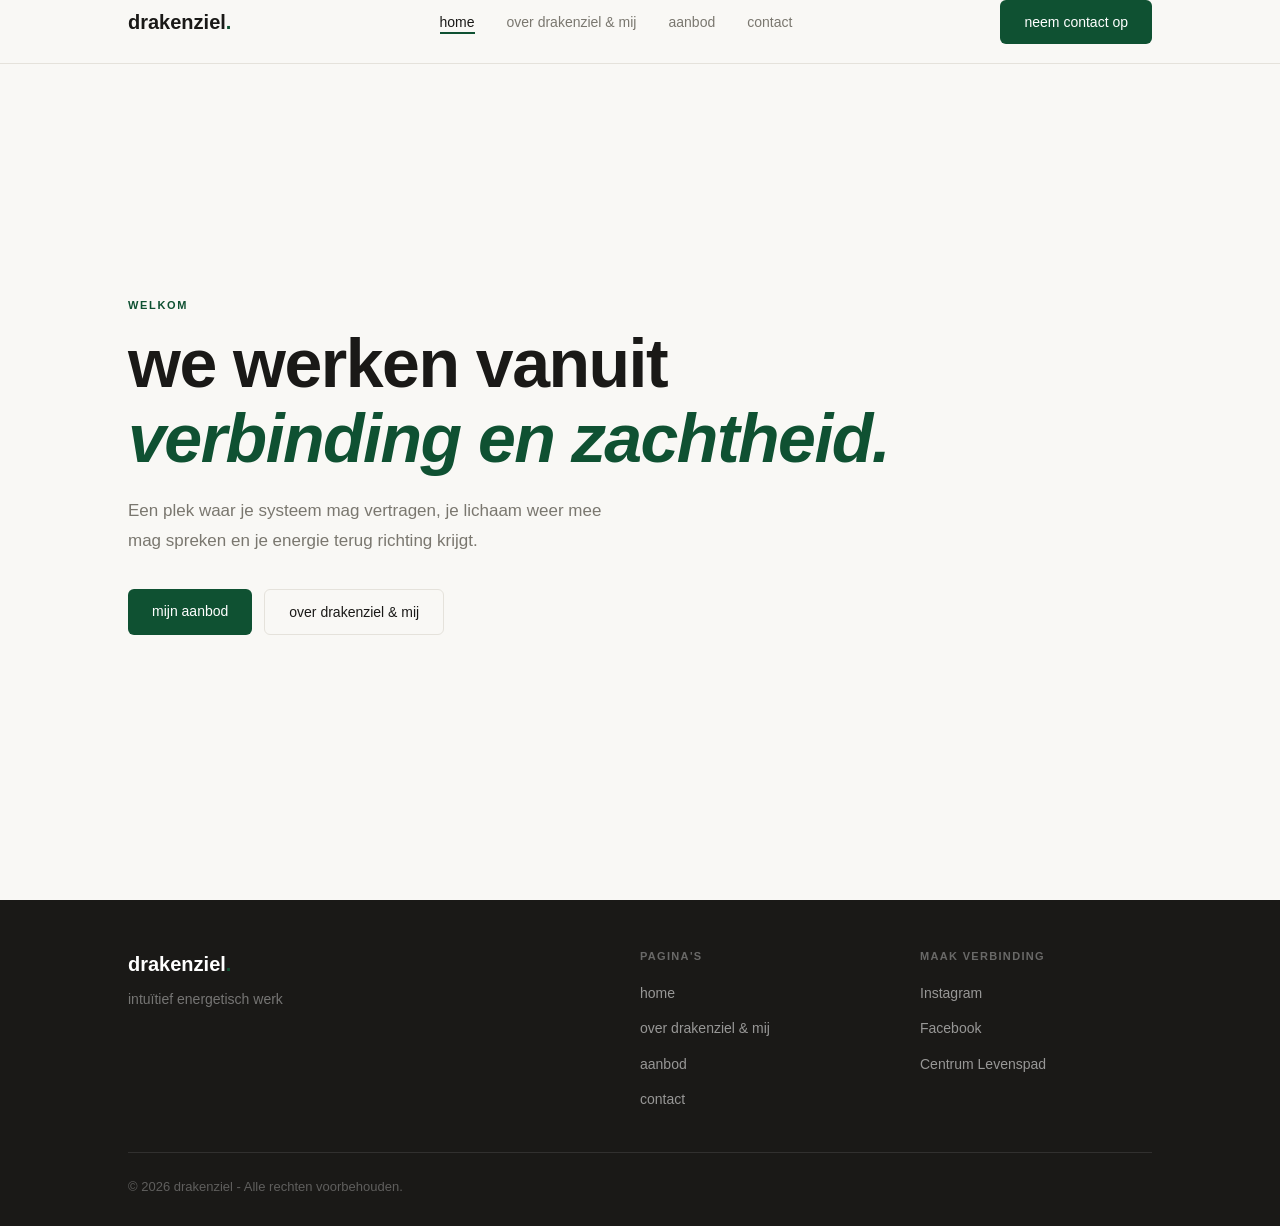
<file: index.html>
<!DOCTYPE html>
<html lang="nl-be">
<head>
  <meta charset="UTF-8" />
  <meta name="viewport" content="width=device-width, initial-scale=1.0" />
  <meta name="description" content="drakenziel is een intuïtieve energetische praktijk van Jolien Versin, met heling, klank en symboliek voor wie wil vertragen, verdiepen en thuiskomen in zichzelf.">
  <meta name="keywords" content="intuïtieve energetische praktijk, intuïtieve energie, energetische healing, symboliek, healing">
  <meta charset="utf-8">
  <link rel="stylesheet" href="shared.css" />
  <title>drakenziel - Jolien Versin</title>
  <style>
    /* Hero fills the full screen height */
    .section-hero {
      min-height:     100vh;
      display:        flex;
      align-items:    center;
      padding-top:    calc(var(--nav-height) + 48px);
      padding-bottom: 80px;
    }
    .hero__title {
      font-size:      clamp(40px, 6vw, 68px);
      font-weight:    800;
      line-height:    1.1;
      letter-spacing: -1.5px;
      margin-bottom:  20px;
    }
    .hero__title em { font-style: italic; color: var(--color-accent); }
    .hero__text {
      font-size:     17px;
      font-weight:   300;
      color:         var(--color-text-soft);
      max-width:     500px;
      line-height:   1.8;
      margin-bottom: 32px;
    }
  </style>
</head>
<body>
  <nav class="navbar" id="navbar">
    <div class="container">
      <div class="navbar__inner">
        <a href="index.html" class="navbar__logo">drakenziel<span>.</span></a>
        <ul class="navbar__links">
          <li><a href="index.html">home</a></li>
          <li><a href="about.html">over drakenziel & mij</a></li>
          <li><a href="services.html">aanbod</a></li>
          <li><a href="contact.html">contact</a></li>
        </ul>
        <a href="contact.html" class="btn btn-primary navbar__cta">neem contact op</a>
        <button class="hamburger" id="hamburger" aria-label="Toggle menu" aria-expanded="false" aria-controls="mobile-menu">
          <span></span><span></span><span></span>
        </button>
      </div>
    </div>
  </nav>
  <div class="mobile-menu" id="mobile-menu" hidden>
    <a href="index.html">home</a>
    <a href="about.html">over drakenziel & mij</a>
    <a href="services.html">aanbod</a>
    <a href="contact.html">contact</a>
    <a href="contact.html" class="btn btn-primary">neem contact op</a>
  </div>
  <main>
    <section class="section-hero">
      <div class="container">
        <span class="eyebrow">welkom</span>
        <h1 class="hero__title">we werken vanuit<br /><em>verbinding en zachtheid.</em></h1>
        <p class="hero__text">
          Een plek waar je systeem mag vertragen, je lichaam weer mee mag spreken en je energie terug richting krijgt.
        </p>
        <div class="btn-group">
          <a href="services.html" class="btn btn-primary">mijn aanbod</a>
          <a href="about.html"    class="btn btn-outline">over drakenziel & mij</a>
        </div>
      </div>
    </section>
  </main>
  <footer class="footer">
    <div class="container">
      <div class="footer__top">
        <div>
          <p class="footer__logo">drakenziel<span>.</span></p>
          <p class="footer__tagline">intuïtief energetisch werk</p>
        </div>
        <div>
          <p class="footer__col-title">Pagina's</p>
          <ul class="footer__links">
            <li><a href="index.html">home</a></li>
            <li><a href="about.html">over drakenziel & mij</a></li>
            <li><a href="services.html">aanbod</a></li>
            <li><a href="contact.html">contact</a></li>
          </ul>
        </div>
        <div>
          <p class="footer__col-title">Maak verbinding</p>
          <ul class="footer__links">
            <li><a href="#">Instagram</a></li>
            <li><a href="#">Facebook</a></li>
            <li><a href="#">Centrum Levenspad</a></li>
          </ul>
        </div>
      </div>
      <div class="footer__bottom">
        <p class="footer__copyright">&copy; 2026 drakenziel - Alle rechten voorbehouden.</p>
      </div>
    </div>
  </footer>
  <script src="shared.js"></script>
</body>
</html>
</file>
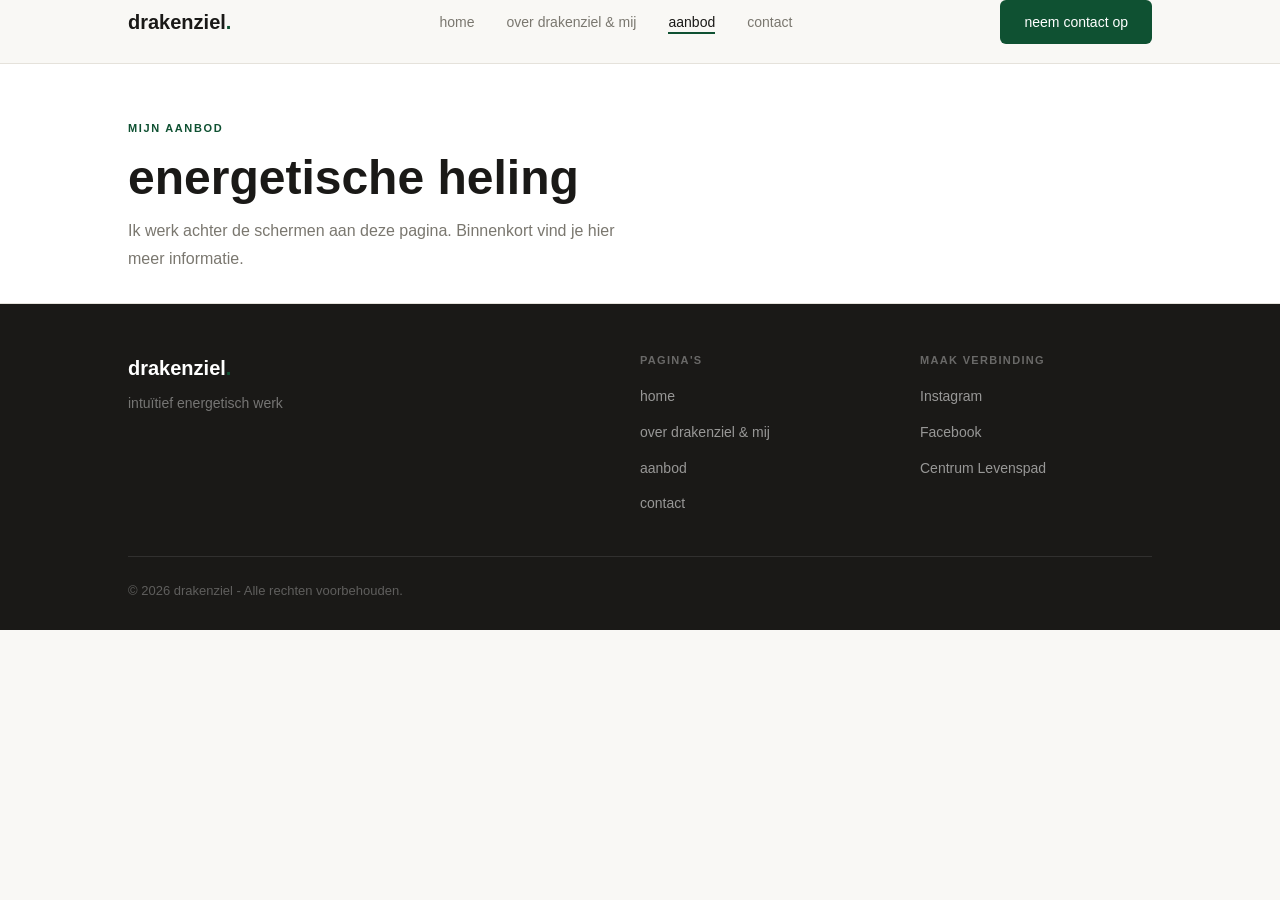
<file: aanbod.html>
<!DOCTYPE html>
<html lang="nl-be">
<head>
  <meta charset="UTF-8" />
  <meta name="viewport" content="width=device-width, initial-scale=1.0" />
  <meta name="description" content="drakenziel is een intuïtieve energetische praktijk van Jolien Versin, met heling, klank en symboliek voor wie wil vertragen, verdiepen en thuiskomen in zichzelf.">
  <meta name="keywords" content="intuïtieve energetische praktijk, intuïtieve energie, energetische healing, symboliek, healing">
  <meta charset="utf-8">
  <link rel="stylesheet" href="shared.css" />
  <title>drakenziel - Jolien Versin</title>
</head>
<body>
  <nav class="navbar" id="navbar">
    <div class="container">
      <div class="navbar__inner">
        <a href="index.html" class="navbar__logo">drakenziel<span>.</span></a>
        <ul class="navbar__links">
          <li><a href="index.html">home</a></li>
          <li><a href="overmij.html">over drakenziel & mij</a></li>
          <li><a href="aanbod.html">aanbod</a></li>
          <li><a href="contact.html">contact</a></li>
        </ul>
        <a href="contact.html" class="btn btn-primary navbar__cta">neem contact op</a>
        <button class="hamburger" id="hamburger" aria-label="Toggle menu" aria-expanded="false" aria-controls="mobile-menu">
          <span></span><span></span><span></span>
        </button>
      </div>
    </div>
  </nav>
  <div class="mobile-menu" id="mobile-menu" hidden>
    <a href="index.html">home</a>
    <a href="overmij.html">over drakenziel & mij</a>
    <a href="aanbod.html">aanbod</a>
    <a href="contact.html">contact</a>
    <a href="contact.html" class="btn btn-primary">neem contact op</a>
  </div>
  <main>
    <div class="page-header">
      <div class="container">
        <span class="eyebrow">mijn aanbod</span>
        <h1>energetische heling</h1>
        <p>Ik werk achter de schermen aan deze pagina. Binnenkort vind je hier meer informatie.</p>
      </div>
    </div>
	<!-- /* blokjes voor verschil in aanbod worden later de reviews*/ -->
    <section class="page-section aanbod">
      <div class="container">
        <div class="card-grid">
          <div class="card">
            <h3>Service One</h3>
            <p>Describe this service here. Who is it for and what problem does it solve?</p>
            <div class="btn-group"><a href="contact.html" class="btn btn-outline">Get started</a></div>
          </div>
          <div class="card">
            <h3>Service Two</h3>
            <p>Describe this service here. Who is it for and what problem does it solve?</p>
            <div class="btn-group"><a href="contact.html" class="btn btn-outline">Get started</a></div>
          </div>
          <div class="card">
            <h3>Service Three</h3>
            <p>Describe this service here. Who is it for and what problem does it solve?</p>
            <div class="btn-group"><a href="contact.html" class="btn btn-outline">Get started</a></div>
          </div>
        </div>
      </div>
    </section>
  </main>
  <footer class="footer">
    <div class="container">
      <div class="footer__top">
        <div>
          <p class="footer__logo">drakenziel<span>.</span></p>
          <p class="footer__tagline">intuïtief energetisch werk</p>
        </div>
        <div>
          <p class="footer__col-title">Pagina's</p>
          <ul class="footer__links">
            <li><a href="index.html">home</a></li>
            <li><a href="overmij.html">over drakenziel & mij</a></li>
            <li><a href="aanbod.html">aanbod</a></li>
            <li><a href="contact.html">contact</a></li>
          </ul>
        </div>
        <div>
          <p class="footer__col-title">Maak verbinding</p>
          <ul class="footer__links">
            <li><a href="https://www.instagram.com/drakenziel/">Instagram</a></li>
            <li><a href="#">Facebook</a></li>
            <li><a href="#">Centrum Levenspad</a></li>
          </ul>
        </div>
      </div>
      <div class="footer__bottom">
        <p class="footer__copyright">&copy; 2026 drakenziel - Alle rechten voorbehouden.</p>
      </div>
    </div>
  </footer>
  <script src="shared.js"></script>
</body>
</html>
</file>
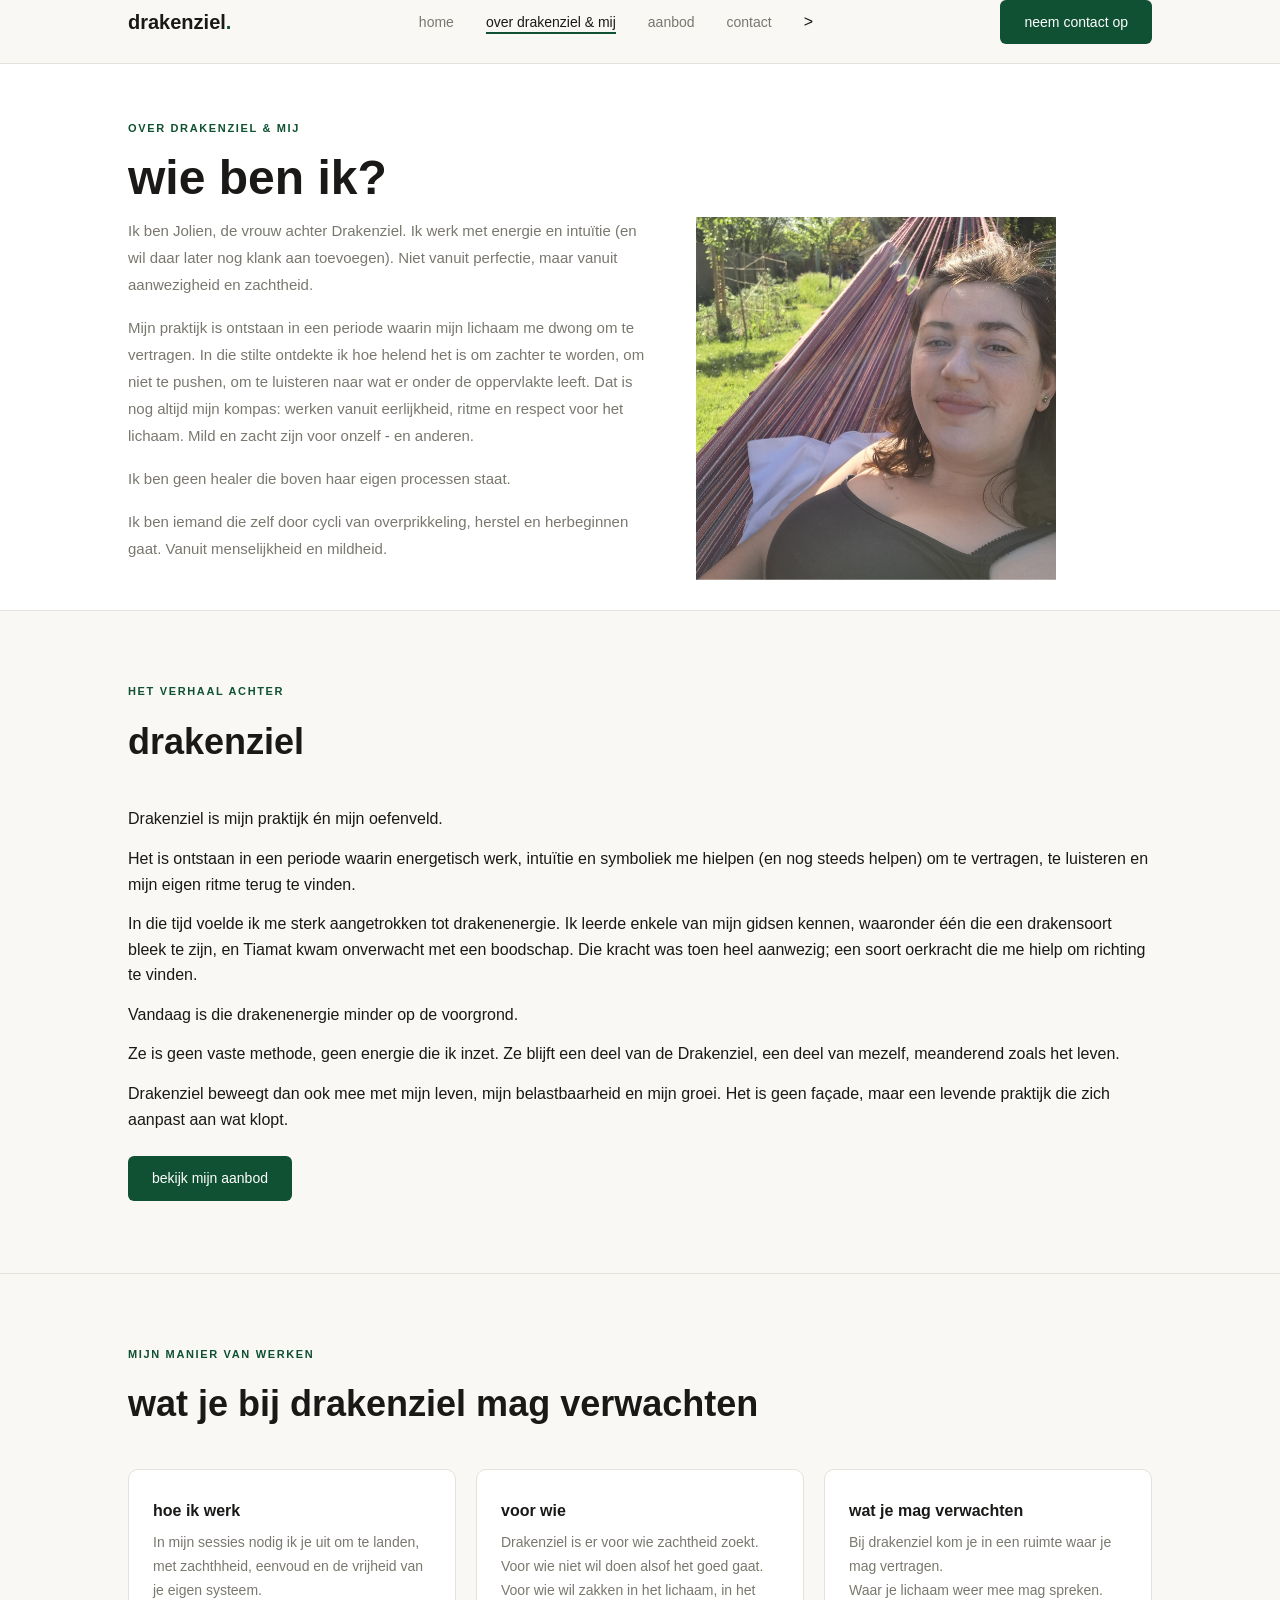
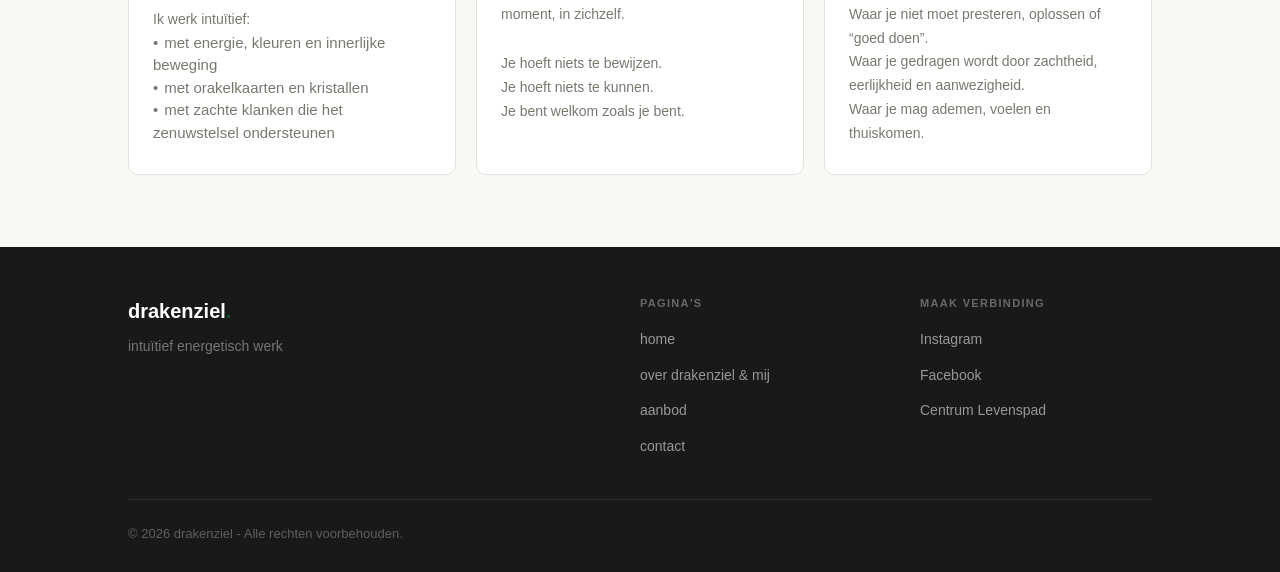
<file: about.html>
<!DOCTYPE html>
<html lang="nl-be">
<head>
 <meta charset="UTF-8" />
  <meta name="viewport" content="width=device-width, initial-scale=1.0" />
  <meta name="description" content="drakenziel is een intuïtieve energetische praktijk van Jolien Versin, met heling, klank en symboliek voor wie wil vertragen, verdiepen en thuiskomen in zichzelf.">
  <meta name="keywords" content="intuïtieve energetische praktijk, intuïtieve energie, energetische healing, symboliek, healing">
  <meta charset="utf-8">
  <link rel="stylesheet" href="shared.css" />
  <title>drakenziel - Jolien Versin</title>
</head>
<body>
  <nav class="navbar" id="navbar">
    <div class="container">
      <div class="navbar__inner">
        <a href="index.html" class="navbar__logo">drakenziel<span>.</span></a>
        <ul class="navbar__links">
         <li><a href="index.html">home</a></li>
          <li><a href="about.html">over drakenziel & mij</a></li>
          <li><a href="services.html">aanbod</a></li>
          <li><a href="contact.html">contact</a></li>>
        </ul>
        <a href="contact.html" class="btn btn-primary navbar__cta">neem contact op</a>
        <button class="hamburger" id="hamburger" aria-label="Toggle menu" aria-expanded="false" aria-controls="mobile-menu">
          <span></span><span></span><span></span>
        </button>
      </div>
    </div>
  </nav>
  <div class="mobile-menu" id="mobile-menu" hidden>
    <a href="index.html">home</a>
    <a href="about.html">over drakenziel & mij</a>
    <a href="services.html">aanbod</a>
    <a href="contact.html">contact</a>
    <a href="contact.html" class="btn btn-primary">neem contact op</a>
  </div>
  <main>
    <div class="page-header">
      <div class="container">
		<div>
			<span class="eyebrow">over drakenziel & mij</span>
			<h1 class="section-heading">wie ben ik?</h1>
			<div class="two-col">
				<div>
					<p>Ik ben Jolien, de vrouw achter Drakenziel. Ik werk met energie en intuïtie (en wil daar later nog klank aan toevoegen). Niet vanuit perfectie, maar vanuit aanwezigheid en zachtheid.<p>
					<p>Mijn praktijk is ontstaan in een periode waarin mijn lichaam me dwong om te vertragen. In die stilte ontdekte ik hoe helend het is om zachter te worden, om niet te pushen, om te luisteren naar wat er onder de oppervlakte leeft. Dat is nog altijd mijn kompas: werken vanuit eerlijkheid, ritme en respect voor het lichaam. Mild en zacht zijn voor onzelf - en anderen.</p>
					<p> Ik ben geen healer die boven haar eigen processen staat.</p>
					<p>Ik ben iemand die zelf door cycli van overprikkeling, herstel en herbeginnen gaat. Vanuit menselijkheid en mildheid.</p>
				</div>
				<img src="images/Jolien1.jpg" class="rechts"/>
			</div>	
		</div>	
	  </div>
    </div>

    <section class="page-section">
      <div class="container">
        
          <div>
            <span class="eyebrow">het verhaal achter</span>
            <h2 class="section-heading">drakenziel</h2>
            <p>Drakenziel is mijn praktijk én mijn oefenveld.</p>
			<p>Het is ontstaan in een periode waarin energetisch werk, intuïtie en symboliek me hielpen (en nog steeds helpen) om te vertragen, te luisteren en mijn eigen ritme terug te vinden.</p>
			<p>In die tijd voelde ik me sterk aangetrokken tot drakenenergie. Ik leerde enkele van mijn gidsen kennen, waaronder één die een drakensoort bleek te zijn, en Tiamat kwam onverwacht met een boodschap. Die kracht was toen heel aanwezig; een soort oerkracht die me hielp om richting te vinden.</p>
			<p>Vandaag is die drakenenergie minder op de voorgrond.
			<p>Ze is geen vaste methode, geen energie die ik inzet. Ze blijft een deel van de Drakenziel, een deel van mezelf, meanderend zoals het leven. </p>
			<p>Drakenziel beweegt dan ook mee met mijn leven, mijn belastbaarheid en mijn groei. Het is geen façade, maar een levende praktijk die zich aanpast aan wat klopt.</p>
            <div class="btn-group">
              <a href="services.html" class="btn btn-primary">bekijk mijn aanbod</a>
            </div>
          </div>
        
      </div>
    </section>

    <section class="page-section">
      <div class="container">
        <span class="eyebrow">mijn manier van werken</span>
        <h2 class="section-heading">wat je bij drakenziel mag verwachten</h2>
        <div class="card-grid">
          <div class="card">
            <h3>hoe ik werk</h3>
            <p>In mijn sessies nodig ik je uit om te landen, met zachthheid, eenvoud en de vrijheid van je eigen systeem.</p>
			<p class="thight">Ik werk intuïtief:<p>
			<ul class="compact-list">
				<li>met energie, kleuren en innerlijke beweging</li>
				<li>met orakelkaarten en kristallen</li>
				<li>met zachte klanken die het zenuwstelsel ondersteunen</li>
			</ul>	
          </div>
          <div class="card">
            <h3>voor wie</h3>
            <p class="compact">Drakenziel is er voor wie zachtheid zoekt.</p>
			<p class="compact">Voor wie niet wil doen alsof het goed gaat.</p>
			<p class="compact">Voor wie wil zakken in het lichaam, in het moment, in zichzelf.</p>
			<br>
			<p class="compact" >Je hoeft niets te bewijzen.</p>
			<p class="compact">Je hoeft niets te kunnen.</p>
			<p class="compact">Je bent welkom zoals je bent.</p>
          </div>
          <div class="card">
            <h3>wat je mag verwachten</h3>
            <p class="compact">Bij drakenziel kom je in een ruimte waar je mag vertragen.</p>
			<p class="compact">Waar je lichaam weer mee mag spreken.</p>
			<p class="compact">Waar je niet moet presteren, oplossen of “goed doen”.</p>
			<p class="compact">Waar je gedragen wordt door zachtheid, eerlijkheid en aanwezigheid.</p>
			<p class="compact">Waar je mag ademen, voelen en thuiskomen.</p>
          </div>
        </div>
      </div>
    </section>
  </main>
  <footer class="footer">
    <div class="container">
      <div class="footer__top">
        <div>
          <p class="footer__logo">drakenziel<span>.</span></p>
          <p class="footer__tagline">intuïtief energetisch werk</p>
        </div>
        <div>
          <p class="footer__col-title">Pagina's</p>
          <ul class="footer__links">
            <li><a href="index.html">home</a></li>
            <li><a href="about.html">over drakenziel & mij</a></li>
            <li><a href="services.html">aanbod</a></li>
            <li><a href="contact.html">contact</a></li>
          </ul>
        </div>
        <div>
          <p class="footer__col-title">Maak verbinding</p>
          <ul class="footer__links">
            <li><a href="#">Instagram</a></li>
            <li><a href="#">Facebook</a></li>
            <li><a href="#">Centrum Levenspad</a></li>
          </ul>
        </div>
      </div>
      <div class="footer__bottom">
        <p class="footer__copyright">&copy; 2026 drakenziel - Alle rechten voorbehouden.</p>
      </div>
    </div>
  </footer>
  <script src="shared.js"></script>
</body>
</html>
</file>
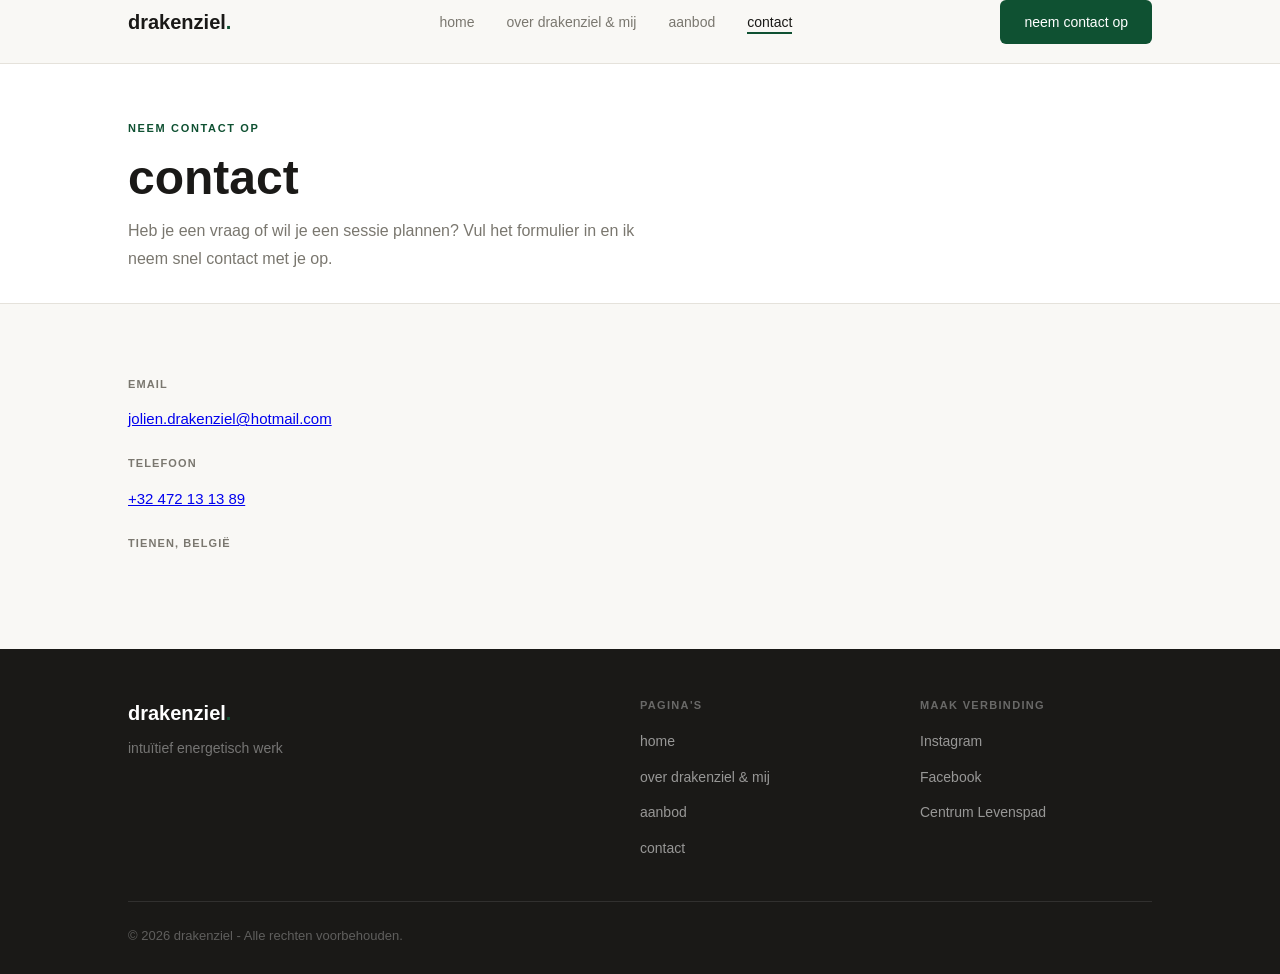
<file: contact.html>
<!DOCTYPE html>
<html lang="en">
<head>
  <meta charset="UTF-8" />
  <meta name="viewport" content="width=device-width, initial-scale=1.0" />
  <meta name="description" content="drakenziel is een intuïtieve energetische praktijk van Jolien Versin, met heling, klank en symboliek voor wie wil vertragen, verdiepen en thuiskomen in zichzelf.">
  <meta name="keywords" content="intuïtieve energetische praktijk, intuïtieve energie, energetische healing, symboliek, healing">
  <meta charset="utf-8">
  <link rel="stylesheet" href="shared.css" />
  <title>drakenziel - Jolien Versin</title>
  <style>
    /* Two columns: contact info left, form right */
    .contact-grid {
      display:               grid;
      grid-template-columns: 1fr 1.3fr;
      gap:                   64px;
      align-items:           start;
    }

    /* Each contact detail row */
    .contact-item { margin-bottom: 24px; }
    .contact-item__label {
      font-size:      11px;
      font-weight:    600;
      letter-spacing: 0.1em;
      text-transform: uppercase;
      color:          var(--color-text-soft);
      margin-bottom:  3px;
    }
    .contact-item__value { font-size: 15px; }

    /* Form fields */
    .form-group  { margin-bottom: 16px; }
    .form-label  { display: block; font-size: 13px; font-weight: 500; margin-bottom: 6px; }
    .form-input,
    .form-select,
    .form-textarea {
      width:         100%;
      padding:       10px 13px;
      font-family:   var(--font);
      font-size:     14px;
      color:         var(--color-text);
      background:    var(--color-bg);
      border:        1.5px solid var(--color-border);
      border-radius: 6px;
      outline:       none;
      transition:    border-color 0.18s, box-shadow 0.18s;
    }
    .form-input:focus,
    .form-select:focus,
    .form-textarea:focus {
      border-color: var(--color-accent);
      box-shadow:   0 0 0 3px rgba(15, 81, 50, 0.1);
    }
    .form-input.has-error,
    .form-textarea.has-error { border-color: #be123c; }
    .form-textarea { resize: vertical; min-height: 120px; }

    /* Inline error message */
    .form-error { display: none; margin-top: 5px; font-size: 12px; color: #be123c; font-weight: 500; }
    .form-error.is-visible { display: block; }

    /* Success banner */
    .form-success {
      display:       none;
      background:    #f0fdf4;
      border:        1px solid #86efac;
      border-radius: 6px;
      padding:       12px 16px;
      color:         #15803d;
      font-size:     14px;
      font-weight:   500;
      margin-bottom: 18px;
    }
    .form-success.is-visible { display: block; }

    @media (max-width: 768px) {
      .contact-grid { grid-template-columns: 1fr; gap: 40px; }
    }
  </style>
</head>
<body>
  <nav class="navbar" id="navbar">
    <div class="container">
      <div class="navbar__inner">
        <a href="index.html" class="navbar__logo">drakenziel<span>.</span></a>
        <ul class="navbar__links">
          <li><a href="index.html">home</a></li>
          <li><a href="overmij.html">over drakenziel & mij</a></li>
          <li><a href="aanbod.html">aanbod</a></li>
          <li><a href="contact.html">contact</a></li>
        </ul>
        <a href="contact.html" class="btn btn-primary navbar__cta">neem contact op</a>
        <button class="hamburger" id="hamburger" aria-label="Toggle menu" aria-expanded="false" aria-controls="mobile-menu">
          <span></span><span></span><span></span>
        </button>
      </div>
    </div>
  </nav>
  <div class="mobile-menu" id="mobile-menu" hidden>
    <a href="index.html">home</a>
    <a href="overmij.html">over drakenziel & mij</a>
    <a href="aanbod.html">aanbod</a>
    <a href="contact.html">contact</a>
    <a href="contact.html" class="btn btn-primary">neem contact op</a>
  </div>
  <main>
    <div class="page-header">
      <div class="container">
        <span class="eyebrow">neem contact op</span>
        <h1>contact</h1>
        <p>Heb je een vraag of wil je een sessie plannen? Vul het formulier in en ik neem snel contact met je op.</p>
      </div>
    </div>

    <section class="page-section">
      <div class="container">
        <div class="contact-grid">

          <!-- Contact details -->
          <div>
            <div class="contact-item">
              <p class="contact-item__label">Email</p>
              <p class="contact-item__value"><a href="mailto:jolien.drakenziel@hotmail.com">jolien.drakenziel@hotmail.com</a>
            </div>
            <div class="contact-item">
              <p class="contact-item__label">Telefoon</p>
              <p class="contact-item__value"><a href="tel:+32472131389">+32 472 13 13 89</a>
            </div>
            <div class="contact-item">
              <p class="contact-item__label">Tienen, België</p>
            </div>
          </div>

          <!-- Contact form -->
          <div>
            <div class="form-success" id="form-success">
             <p> Hier wordt nog aan een contactformulier gewerkt. Je kan me steeds bereiken via het e-mailadres of telefoonnummer hiernaast.</p>
            </div>
          </div>

        </div>
      </div>
    </section>
  </main>
  <footer class="footer">
    <div class="container">
      <div class="footer__top">
        <div>
          <p class="footer__logo">drakenziel<span>.</span></p>
          <p class="footer__tagline">intuïtief energetisch werk</p>
        </div>
        <div>
          <p class="footer__col-title">Pagina's</p>
          <ul class="footer__links">
            <li><a href="index.html">home</a></li>
            <li><a href="overmij.html">over drakenziel & mij</a></li>
            <li><a href="aanbod.html">aanbod</a></li>
            <li><a href="contact.html">contact</a></li>
          </ul>
        </div>
        <div>
          <p class="footer__col-title">Maak verbinding</p>
          <ul class="footer__links">
            <li><a href="https://www.instagram.com/drakenziel/">Instagram</a></li>
            <li><a href="#">Facebook</a></li>
            <li><a href="#">Centrum Levenspad</a></li>
          </ul>
        </div>
      </div>
      <div class="footer__bottom">
        <p class="footer__copyright">&copy; 2026 drakenziel - Alle rechten voorbehouden.</p>
      </div>
    </div>
  </footer>
  <script src="shared.js"></script>
  <script>
    /* Simple form validation */
    const form = document.getElementById("contact-form");

    /* List of fields to validate */
    const fields = [
      { id: "name",    errorId: "name-error",    check: function(v) { return v.trim().length > 0; } },
      { id: "email",   errorId: "email-error",   check: function(v) { return /^[^\s@]+@[^\s@]+\.[^\s@]+$/.test(v); } },
      { id: "subject", errorId: "subject-error", check: function(v) { return v !== ""; } },
      { id: "message", errorId: "message-error", check: function(v) { return v.trim().length > 0; } },
    ];

    form.addEventListener("submit", function (e) {
      e.preventDefault();
      var allValid = true;

      fields.forEach(function (field) {
        var input   = document.getElementById(field.id);
        var errorEl = document.getElementById(field.errorId);
        var isValid = field.check(input.value);

        input.classList.toggle("has-error", !isValid);
        errorEl.classList.toggle("is-visible", !isValid);

        if (!isValid) allValid = false;
      });

      if (allValid) {
        document.getElementById("form-success").classList.add("is-visible");
        form.reset();
      }
    });

    /* Remove error styling as the user types */
    form.querySelectorAll("input, select, textarea").forEach(function (el) {
      el.addEventListener("input", function () {
        el.classList.remove("has-error");
        var errorEl = document.getElementById(el.id + "-error");
        if (errorEl) errorEl.classList.remove("is-visible");
      });
    });
  </script>
</body>
</html>
</file>
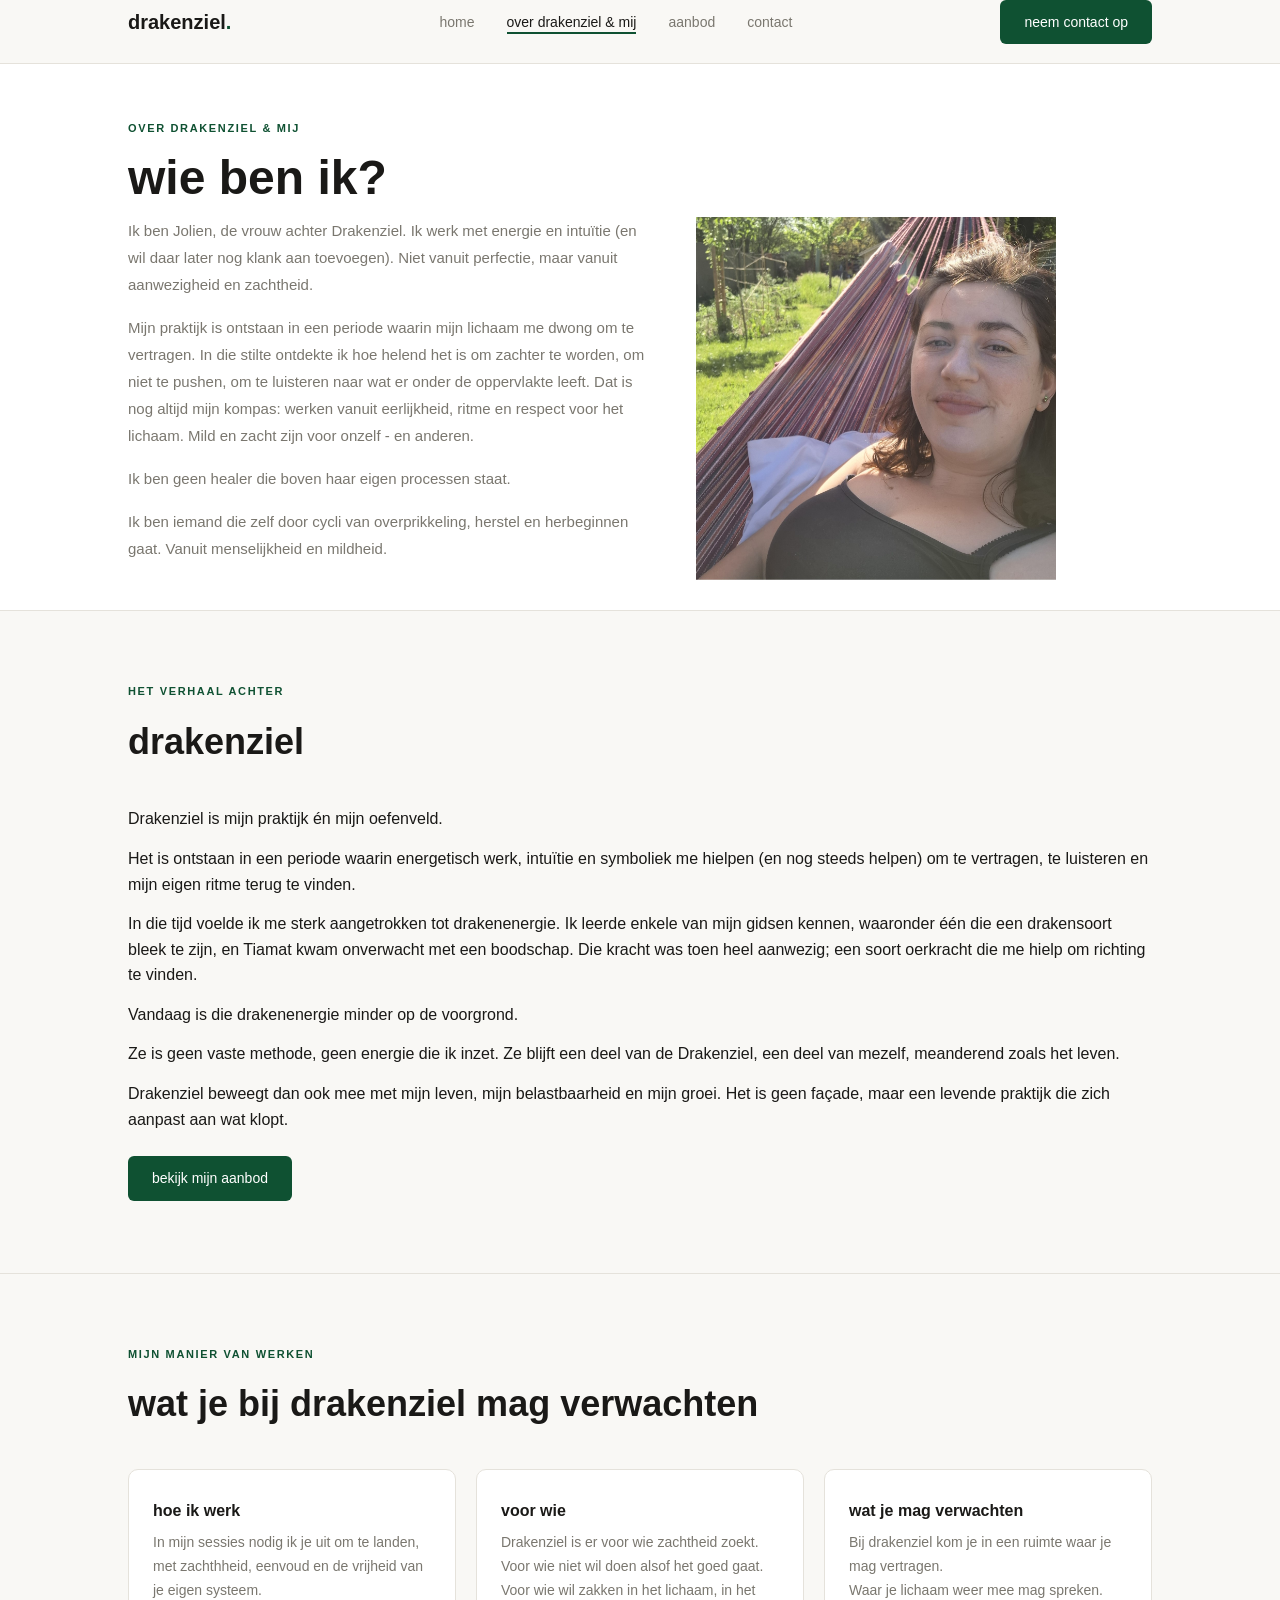
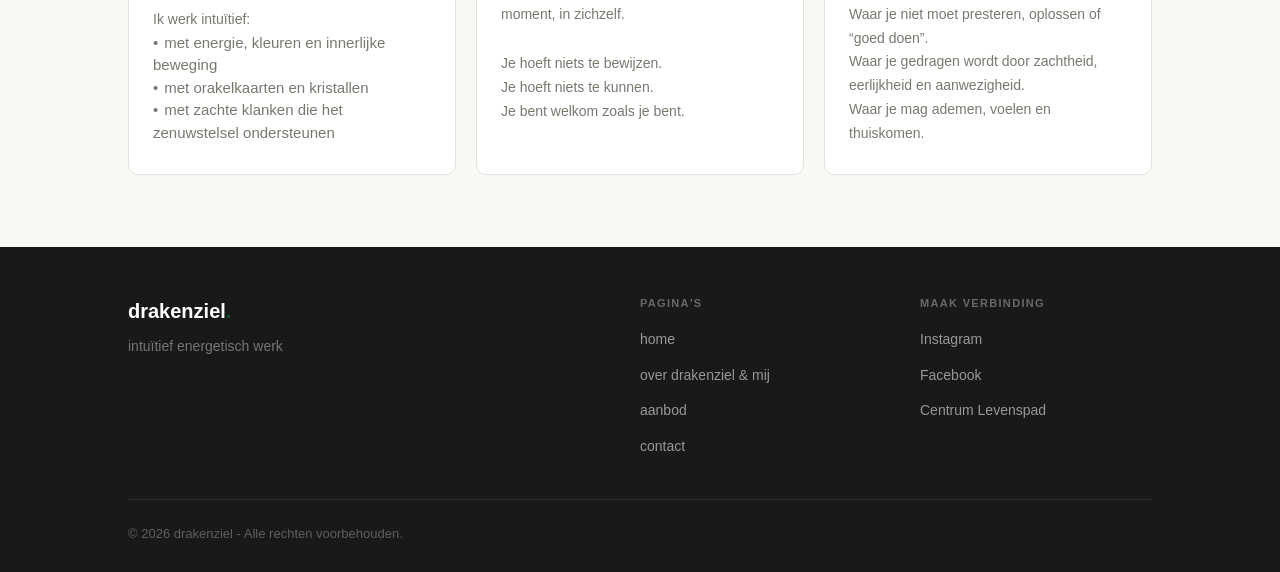
<file: overmij.html>
<!DOCTYPE html>
<html lang="nl-be">
<head>
 <meta charset="UTF-8" />
  <meta name="viewport" content="width=device-width, initial-scale=1.0" />
  <meta name="description" content="drakenziel is een intuïtieve energetische praktijk van Jolien Versin, met heling, klank en symboliek voor wie wil vertragen, verdiepen en thuiskomen in zichzelf.">
  <meta name="keywords" content="intuïtieve energetische praktijk, intuïtieve energie, energetische healing, symboliek, healing">
  <meta charset="utf-8">
  <link rel="stylesheet" href="shared.css" />
  <title>drakenziel - Jolien Versin</title>
</head>
<body>
  <nav class="navbar" id="navbar">
    <div class="container">
      <div class="navbar__inner">
        <a href="index.html" class="navbar__logo">drakenziel<span>.</span></a>
        <ul class="navbar__links">
		  <li><a href="index.html">home</a></li>
          <li><a href="overmij.html">over drakenziel & mij</a></li>
          <li><a href="aanbod.html">aanbod</a></li>
          <li><a href="contact.html">contact</a></li>
        </ul>
        <a href="contact.html" class="btn btn-primary navbar__cta">neem contact op</a>
        <button class="hamburger" id="hamburger" aria-label="Toggle menu" aria-expanded="false" aria-controls="mobile-menu">
          <span></span><span></span><span></span>
        </button>
      </div>
    </div>
  </nav>
  <div class="mobile-menu" id="mobile-menu" hidden>
    <a href="index.html">home</a>
    <a href="overmij.html">over drakenziel & mij</a>
    <a href="aanbod.html">aanbod</a>
    <a href="contact.html">contact</a>
    <a href="contact.html" class="btn btn-primary">neem contact op</a>
  </div>
  <main>
    <div class="page-header">
      <div class="container">
		<div>
			<span class="eyebrow">over drakenziel & mij</span>
			<h1 class="section-heading">wie ben ik?</h1>
			<div class="two-col">
				<div>
					<p>Ik ben Jolien, de vrouw achter Drakenziel. Ik werk met energie en intuïtie (en wil daar later nog klank aan toevoegen). Niet vanuit perfectie, maar vanuit aanwezigheid en zachtheid.<p>
					<p>Mijn praktijk is ontstaan in een periode waarin mijn lichaam me dwong om te vertragen. In die stilte ontdekte ik hoe helend het is om zachter te worden, om niet te pushen, om te luisteren naar wat er onder de oppervlakte leeft. Dat is nog altijd mijn kompas: werken vanuit eerlijkheid, ritme en respect voor het lichaam. Mild en zacht zijn voor onzelf - en anderen.</p>
					<p> Ik ben geen healer die boven haar eigen processen staat.</p>
					<p>Ik ben iemand die zelf door cycli van overprikkeling, herstel en herbeginnen gaat. Vanuit menselijkheid en mildheid.</p>
				</div>
				<img src="images/Jolien1.jpg" class="rechts"/>
			</div>	
		</div>	
	  </div>
    </div>

    <section class="page-section">
      <div class="container">
        
          <div>
            <span class="eyebrow">het verhaal achter</span>
            <h2 class="section-heading">drakenziel</h2>
            <p>Drakenziel is mijn praktijk én mijn oefenveld.</p>
			<p>Het is ontstaan in een periode waarin energetisch werk, intuïtie en symboliek me hielpen (en nog steeds helpen) om te vertragen, te luisteren en mijn eigen ritme terug te vinden.</p>
			<p>In die tijd voelde ik me sterk aangetrokken tot drakenenergie. Ik leerde enkele van mijn gidsen kennen, waaronder één die een drakensoort bleek te zijn, en Tiamat kwam onverwacht met een boodschap. Die kracht was toen heel aanwezig; een soort oerkracht die me hielp om richting te vinden.</p>
			<p>Vandaag is die drakenenergie minder op de voorgrond.
			<p>Ze is geen vaste methode, geen energie die ik inzet. Ze blijft een deel van de Drakenziel, een deel van mezelf, meanderend zoals het leven. </p>
			<p>Drakenziel beweegt dan ook mee met mijn leven, mijn belastbaarheid en mijn groei. Het is geen façade, maar een levende praktijk die zich aanpast aan wat klopt.</p>
            <div class="btn-group">
              <a href="services.html" class="btn btn-primary">bekijk mijn aanbod</a>
            </div>
          </div>
        
      </div>
    </section>

    <section class="page-section">
      <div class="container">
        <span class="eyebrow">mijn manier van werken</span>
        <h2 class="section-heading">wat je bij drakenziel mag verwachten</h2>
        <div class="card-grid">
          <div class="card">
            <h3>hoe ik werk</h3>
            <p>In mijn sessies nodig ik je uit om te landen, met zachthheid, eenvoud en de vrijheid van je eigen systeem.</p>
			<p class="thight">Ik werk intuïtief:<p>
			<ul class="compact-list">
				<li>met energie, kleuren en innerlijke beweging</li>
				<li>met orakelkaarten en kristallen</li>
				<li>met zachte klanken die het zenuwstelsel ondersteunen</li>
			</ul>	
          </div>
          <div class="card">
            <h3>voor wie</h3>
            <p class="compact">Drakenziel is er voor wie zachtheid zoekt.</p>
			<p class="compact">Voor wie niet wil doen alsof het goed gaat.</p>
			<p class="compact">Voor wie wil zakken in het lichaam, in het moment, in zichzelf.</p>
			<br>
			<p class="compact" >Je hoeft niets te bewijzen.</p>
			<p class="compact">Je hoeft niets te kunnen.</p>
			<p class="compact">Je bent welkom zoals je bent.</p>
          </div>
          <div class="card">
            <h3>wat je mag verwachten</h3>
            <p class="compact">Bij drakenziel kom je in een ruimte waar je mag vertragen.</p>
			<p class="compact">Waar je lichaam weer mee mag spreken.</p>
			<p class="compact">Waar je niet moet presteren, oplossen of “goed doen”.</p>
			<p class="compact">Waar je gedragen wordt door zachtheid, eerlijkheid en aanwezigheid.</p>
			<p class="compact">Waar je mag ademen, voelen en thuiskomen.</p>
          </div>
        </div>
      </div>
    </section>
  </main>
   <footer class="footer">
    <div class="container">
      <div class="footer__top">
        <div>
          <p class="footer__logo">drakenziel<span>.</span></p>
          <p class="footer__tagline">intuïtief energetisch werk</p>
        </div>
        <div>
          <p class="footer__col-title">Pagina's</p>
          <ul class="footer__links">
            <li><a href="index.html">home</a></li>
            <li><a href="overmij.html">over drakenziel & mij</a></li>
            <li><a href="aanbod.html">aanbod</a></li>
            <li><a href="contact.html">contact</a></li>
          </ul>
        </div>
        <div>
          <p class="footer__col-title">Maak verbinding</p>
          <ul class="footer__links">
            <li><a href="https://www.instagram.com/drakenziel/">Instagram</a></li>
            <li><a href="#">Facebook</a></li>
            <li><a href="#">Centrum Levenspad</a></li>
          </ul>
        </div>
      </div>
      <div class="footer__bottom">
        <p class="footer__copyright">&copy; 2026 drakenziel - Alle rechten voorbehouden.</p>
      </div>
    </div>
  </footer>
  <script src="shared.js"></script>
</body>
</html>
</file>
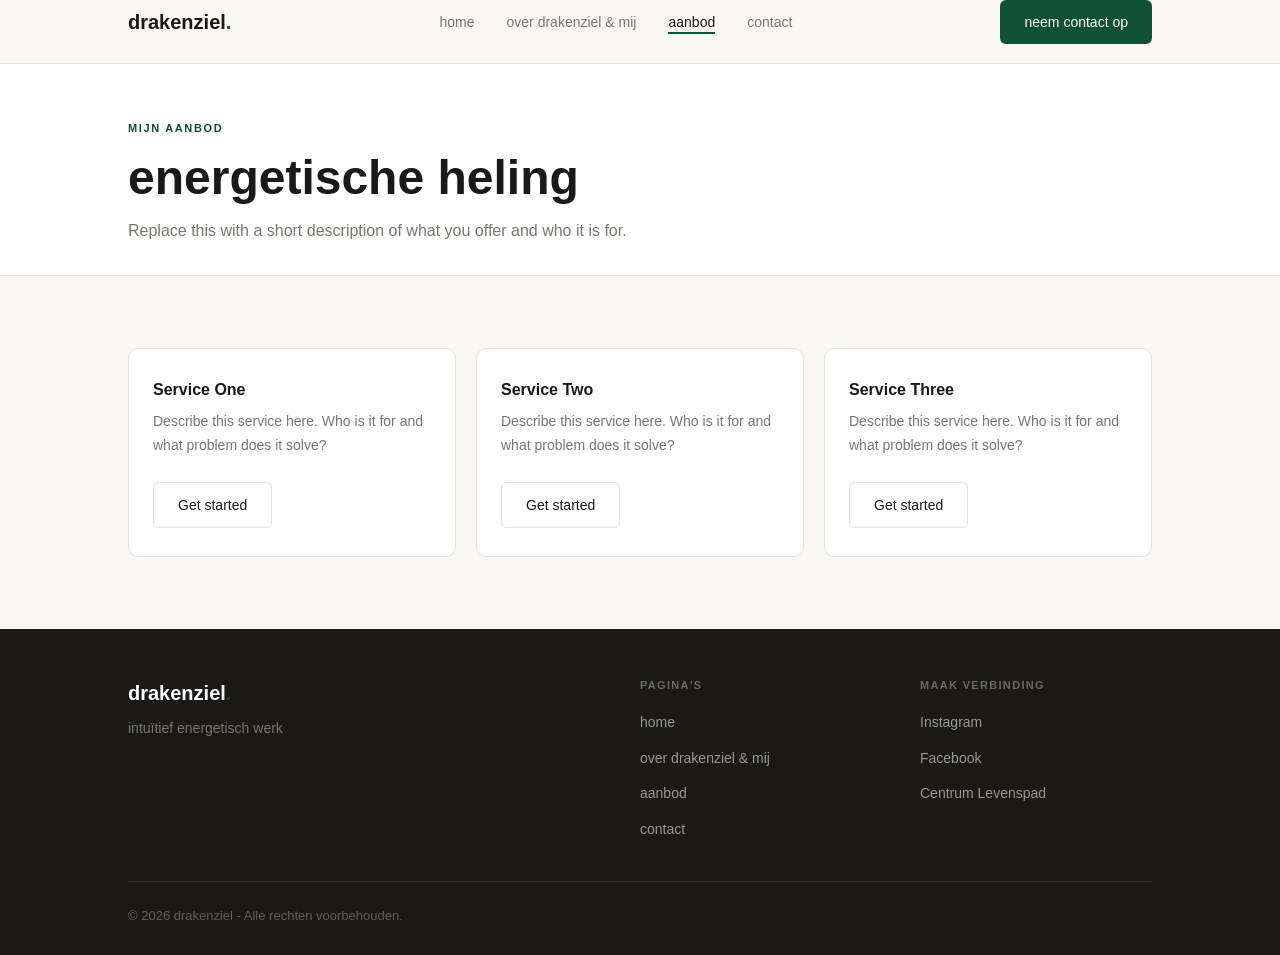
<file: services.html>
<!DOCTYPE html>
<html lang="nl-be">
<head>
  <meta charset="UTF-8" />
  <meta name="viewport" content="width=device-width, initial-scale=1.0" />
  <meta name="description" content="drakenziel is een intuïtieve energetische praktijk van Jolien Versin, met heling, klank en symboliek voor wie wil vertragen, verdiepen en thuiskomen in zichzelf.">
  <meta name="keywords" content="intuïtieve energetische praktijk, intuïtieve energie, energetische healing, symboliek, healing">
  <meta charset="utf-8">
  <link rel="stylesheet" href="shared.css" />
  <title>drakenziel - Jolien Versin</title>
</head>
<body>
  <nav class="navbar" id="navbar">
    <div class="container">
      <div class="navbar__inner">
        <a href="index.html" class="navbar__logo">drakenziel<span>.</span></a>
        <ul class="navbar__links">
          <li><a href="index.html">home</a></li>
          <li><a href="about.html">over drakenziel & mij</a></li>
          <li><a href="services.html">aanbod</a></li>
          <li><a href="contact.html">contact</a></li>
        </ul>
        <a href="contact.html" class="btn btn-primary navbar__cta">neem contact op</a>
        <button class="hamburger" id="hamburger" aria-label="Toggle menu" aria-expanded="false" aria-controls="mobile-menu">
          <span></span><span></span><span></span>
        </button>
      </div>
    </div>
  </nav>
  <div class="mobile-menu" id="mobile-menu" hidden>
    <a href="index.html">home</a>
    <a href="about.html">over drakenziel & mij</a>
    <a href="services.html">aanbod</a>
    <a href="contact.html">contact</a>
    <a href="contact.html" class="btn btn-primary">neem contact op</a>
  </div>
  <main>
    <div class="page-header">
      <div class="container">
        <span class="eyebrow">mijn aanbod</span>
        <h1>energetische heling</h1>
        <p>Replace this with a short description of what you offer and who it is for.</p>
      </div>
    </div>

    <section class="page-section">
      <div class="container">
        <div class="card-grid">
          <div class="card">
            <h3>Service One</h3>
            <p>Describe this service here. Who is it for and what problem does it solve?</p>
            <div class="btn-group"><a href="contact.html" class="btn btn-outline">Get started</a></div>
          </div>
          <div class="card">
            <h3>Service Two</h3>
            <p>Describe this service here. Who is it for and what problem does it solve?</p>
            <div class="btn-group"><a href="contact.html" class="btn btn-outline">Get started</a></div>
          </div>
          <div class="card">
            <h3>Service Three</h3>
            <p>Describe this service here. Who is it for and what problem does it solve?</p>
            <div class="btn-group"><a href="contact.html" class="btn btn-outline">Get started</a></div>
          </div>
        </div>
      </div>
    </section>
  </main>
  <footer class="footer">
    <div class="container">
      <div class="footer__top">
        <div>
          <p class="footer__logo">drakenziel<span>.</span></p>
          <p class="footer__tagline">intuïtief energetisch werk</p>
        </div>
        <div>
          <p class="footer__col-title">Pagina's</p>
          <ul class="footer__links">
            <li><a href="index.html">home</a></li>
            <li><a href="about.html">over drakenziel & mij</a></li>
            <li><a href="services.html">aanbod</a></li>
            <li><a href="contact.html">contact</a></li>
          </ul>
        </div>
        <div>
          <p class="footer__col-title">Maak verbinding</p>
          <ul class="footer__links">
            <li><a href="#">Instagram</a></li>
            <li><a href="#">Facebook</a></li>
            <li><a href="#">Centrum Levenspad</a></li>
          </ul>
        </div>
      </div>
      <div class="footer__bottom">
        <p class="footer__copyright">&copy; 2026 drakenziel - Alle rechten voorbehouden.</p>
      </div>
    </div>
  </footer>
  <script src="shared.js"></script>
</body>
</html>
</file>
<file: shared.css>
/* ============================================================
   shared.css  — styles used by ALL pages in this layout.
   Link this file in every page's <head>.

   To change the whole site's look, only edit the :root block
   at the top. You should not need to touch anything else.
============================================================ */


/* ============================================================
   DESIGN TOKENS  — colors, fonts, and sizes in one place
============================================================ */
:root {
  /* Colors */
  --color-bg:        #f9f8f5;   /* page background */
  --color-white:     #ffffff;   /* card / navbar background */
  --color-border:    #e5e2db;   /* lines and outlines */
  --color-text:      #1a1917;   /* main readable text */
  --color-text-soft: #7a776f;   /* secondary / muted text */
  --color-accent:    #0f5132;   /* green — buttons and highlights */

  /* Font — system fonts, works offline on every device */
  --font: -apple-system, BlinkMacSystemFont, "Segoe UI", Roboto,
          Helvetica, Arial, sans-serif;

  /* Layout */
  --nav-height: 64px;
  --max-width:  1080px;
  --radius:     10px;
}


/* ============================================================
   RESET  — remove browser default spacing
============================================================ */
*, *::before, *::after {
  box-sizing: border-box;
  margin:     0;
  padding:    0;
}
html { scroll-behavior: smooth; }
body {
  font-family: var(--font);
  background:  var(--color-bg);
  color:       var(--color-text);
  line-height: 1.6;
}


/* ============================================================
   UTILITY HELPERS
============================================================ */

/* Wraps content and keeps it centered with a max width */
.container {
  width:     100%;
  max-width: var(--max-width);
  margin:    0 auto;
  padding:   0 28px;
}

/* Small uppercase label shown above section headings */
.eyebrow {
  display:        block;
  font-size:      11px;
  font-weight:    600;
  letter-spacing: 0.15em;
  text-transform: uppercase;
  color:          var(--color-accent);
  margin-bottom:  12px;
}

/* Buttons */
.btn {
  display:         inline-block;
  padding:         11px 24px;
  font-family:     var(--font);
  font-size:       14px;
  font-weight:     500;
  border-radius:   6px;
  text-decoration: none;
  border:          none;
  cursor:          pointer;
  transition:      opacity 0.15s, transform 0.1s;
}
.btn:hover  { opacity: 0.85; }
.btn:active { transform: scale(0.97); }

.btn-primary { background: var(--color-accent); color: #ffffff; }

.btn-outline {
  background: transparent;
  color:      var(--color-text);
  border:     1.5px solid var(--color-border);
}
.btn-outline:hover { border-color: var(--color-text-soft); }

/* Row of two buttons side by side */
.btn-group {
  display:    flex;
  gap:        12px;
  flex-wrap:  wrap;
  margin-top: 24px;
}


/* ============================================================
   NAVBAR  — fixed bar at the top of every page
============================================================ */
.navbar {
  position:      fixed;
  top:  0;
  left: 0;
  right: 0;
  z-index:       100;
  height:        var(--nav-height);
  background:    var(--color-bg);
  border-bottom: 1px solid var(--color-border);
  transition:    box-shadow 0.2s;
}

/* JavaScript adds this class when the user scrolls down */
.navbar.is-scrolled { box-shadow: 0 2px 16px rgba(0, 0, 0, 0.07); }

.navbar__inner {
  height:          100%;
  display:         flex;
  align-items:     center;
  justify-content: space-between;
}

.navbar__logo {
  font-size:       20px;
  font-weight:     700;
  color:           var(--color-text);
  text-decoration: none;
}
.navbar__logo span { color: var(--color-accent); }

/* Desktop navigation links */
.navbar__links {
  display:     flex;
  align-items: center;
  gap:         32px;
  list-style:  none;
}
.navbar__links a {
  font-size:       14px;
  font-weight:     500;
  color:           var(--color-text-soft);
  text-decoration: none;
  padding-bottom:  2px;
  border-bottom:   2px solid transparent;
  transition:      color 0.15s, border-color 0.15s;
}
.navbar__links a:hover     { color: var(--color-text); }
.navbar__links a.is-active {
  color:        var(--color-text);
  border-color: var(--color-accent);
}

/* Hamburger button — only visible on mobile screens */
.hamburger {
  display:        none;
  flex-direction: column;
  gap:            5px;
  background:     transparent;
  border:         none;
  cursor:         pointer;
  padding:        4px;
}
.hamburger span {
  display:          block;
  width:            22px;
  height:           2px;
  background:       var(--color-text);
  border-radius:    2px;
  transition:       transform 0.25s, opacity 0.2s;
  transform-origin: center;
}
/* The three bars rotate into an X when the menu is open */
.hamburger.is-open span:nth-child(1) { transform: translateY(7px) rotate(45deg); }
.hamburger.is-open span:nth-child(2) { opacity: 0; }
.hamburger.is-open span:nth-child(3) { transform: translateY(-7px) rotate(-45deg); }

/* Mobile dropdown — hidden by default, shown by JavaScript */
.mobile-menu {
  display:       none;
  position:      fixed;
  top:           var(--nav-height);
  left:  0;
  right: 0;
  background:    var(--color-bg);
  border-bottom: 1px solid var(--color-border);
  z-index:       99;
}
.mobile-menu a {
  display:         block;
  padding:         14px 28px;
  font-size:       15px;
  font-weight:     500;
  color:           var(--color-text-soft);
  text-decoration: none;
}
.mobile-menu a:hover     { color: var(--color-text); }
.mobile-menu a.is-active { color: var(--color-text); }
.mobile-menu .btn        { display: block; margin: 12px 28px 20px; text-align: center; }


/* ============================================================
   PAGE HEADER BANNER
   The white band with a title at the top of inner pages.
============================================================ */
.page-header {
  padding-top:    calc(var(--nav-height) + 56px);
  padding-bottom: 56px;
  background:     var(--color-white);
  border-bottom:  1px solid var(--color-border);
}
.page-header h1 {
  font-size:     clamp(28px, 4.5vw, 48px);
  font-weight:   700;
  line-height:   1.15;
  margin-bottom: 12px;
}
.page-header p {
  font-size:   16px;
  font-weight: 300;
  color:       var(--color-text-soft);
  max-width:   520px;
  line-height: 1.75;
}
.page-header .two-col {
	display:flex;
	gap:48px;
	align-items:flex-start;
}
.page-header .image-placeholder {
  max-width: 480px;
  width: 80%;
}

.page-header {
  padding-bottom: 30px; /* extra ademruimte */
}
.rechts{
	float:right;
	max-width:360px;
	width:100%;
}

/* ============================================================
   CONTENT SECTIONS
============================================================ */
.page-section { padding: 72px 0; }
.page-section p {
  margin-bottom: 14px; /* of 24px, 28px, afhankelijk van wat mooi voelt */
}

/* A line divides consecutive sections */
.page-section + .page-section { border-top: 1px solid var(--color-border); }

.section-heading {
  font-size:     clamp(24px, 3.5vw, 36px);
  font-weight:   700;
  margin-bottom: 36px;
}
.page-section.aanbod{
	display:none; /*maakt de 3 blokjes op pagina aanbod (tijdelijk) onzichtbaar*/
}

/* ============================================================
   TWO-COLUMN LAYOUT  — text left, image right
============================================================ */
.two-col {
  display:               grid;
  grid-template-columns: 1fr 1fr;
  gap:                   56px;
  align-items:           center;
}
.two-col p {
  font-size:   15px;
  font-weight: 300;
  color:       var(--color-text-soft);
  line-height: 1.8;
  margin-bottom: 16px;
}

/* Gray box — replace with a real <img src="..." alt="..."> */
.image-placeholder {
  background:      var(--color-border);
  border-radius:   var(--radius);
  aspect-ratio:    4 / 3;
  display:         flex;
  align-items:     center;
  justify-content: center;
  font-size:       13px;
  color:           var(--color-text-soft);
}


/* ============================================================
   THREE-COLUMN CARD GRID
============================================================ */
.card-grid {
  display:               grid;
  grid-template-columns: repeat(3, 1fr);
  gap:                   20px;
}

.card {
  background:    var(--color-white);
  border:        1px solid var(--color-border);
  border-radius: var(--radius);
  padding:       28px 24px;
  transition:    border-color 0.2s, box-shadow 0.2s;
}
.card:hover {
  border-color: var(--color-accent);
  box-shadow:   0 4px 20px rgba(0, 0, 0, 0.07);
}
.card h3 { font-size: 16px; font-weight: 600; margin-bottom: 8px; }
.card p  {
	font-size: 14px;
	font-weight: 300;
	color: var(--color-text-soft);
	line-height: 1.7;
	margin-bottom:0;
}
.card ul {
  list-style: none;
  padding-left: 0;
  margin: 0;
}
.card p.thight {
  margin-bottom: 0;
  margin-top:5px;
}
.card ul li {
  font-size:15px;
  font-weight:300;
  line-heigt:1.7;
  margin: 0; /* geen extra witruimte */
  line-height: 1.5; /* zachte leesbaarheid */
  color:var(--color-text-soft);
}
.card ul li::before {
  content: "•";
  margin-right: 6px;
  color: var(--color-text-soft);
}
css
/* ================================
   COMPACT LIST (voor kaarten)
=================================== */

.card ul.compact-list {
  list-style: none;
  padding-left: 0;
  margin: 0; /* geen extra ruimte boven/onder */
}

.card ul.compact-list li {
  margin: 0; /* geen witruimte tussen regels */
  line-height: 1.5; /* zachte leesbaarheid */
  font-size: 15px; /* matcht met .card p */
  font-weight: 300;
  color: var(--color-text-soft);
}
.card ul.compact-list li::before {
  content: "•";
  margin-right: 6px;
  color: var(--color-text-soft);
  font-size: 15px; /* zelfde grootte als tekst */
}

/* ============================================================
   FOOTER
============================================================ */
.footer { background: var(--color-text); color: #ffffff; padding: 48px 0 28px; }

.footer__top {
  display:               grid;
  grid-template-columns: 2fr 1fr 1fr;
  gap:                   48px;
  padding-bottom:        40px;
  border-bottom:         1px solid rgba(255, 255, 255, 0.1);
}

.footer__logo    { font-size: 20px; font-weight: 700; margin-bottom: 8px; }
.footer__logo span { color: var(--color-accent); }
.footer__tagline { font-size: 14px; color: rgba(255, 255, 255, 0.4); line-height: 1.6; }
.footer__col-title {
  font-size:      11px; font-weight: 600; letter-spacing: 0.12em;
  text-transform: uppercase; color: rgba(255, 255, 255, 0.35); margin-bottom: 14px;
}
.footer__links { list-style: none; display: flex; flex-direction: column; gap: 10px; }
.footer__links a { font-size: 14px; color: rgba(255, 255, 255, 0.55); text-decoration: none; transition: color 0.15s; }
.footer__links a:hover { color: #ffffff; }

.footer__bottom {
  display: flex; justify-content: space-between; align-items: center;
  padding-top: 24px; flex-wrap: wrap; gap: 10px;
}
.footer__copyright { font-size: 13px; color: rgba(255, 255, 255, 0.3); }


/* ============================================================
   RESPONSIVE  — adjustments for smaller screens
============================================================ */
@media (max-width: 768px) {
  /* Swap desktop nav for hamburger */
  .navbar__links, .navbar__cta { display: none; }
  .hamburger { display: flex; }

  /* Single-column on tablet */
  .two-col   { grid-template-columns: 1fr; gap: 32px; }
  .card-grid { grid-template-columns: 1fr; }
  .footer__top { grid-template-columns: 1fr; gap: 28px; }
}

@media (max-width: 480px) {
  .container { padding: 0 20px; }
  .btn-group { flex-direction: column; }
  .btn-group .btn { text-align: center; }
}
</file>
